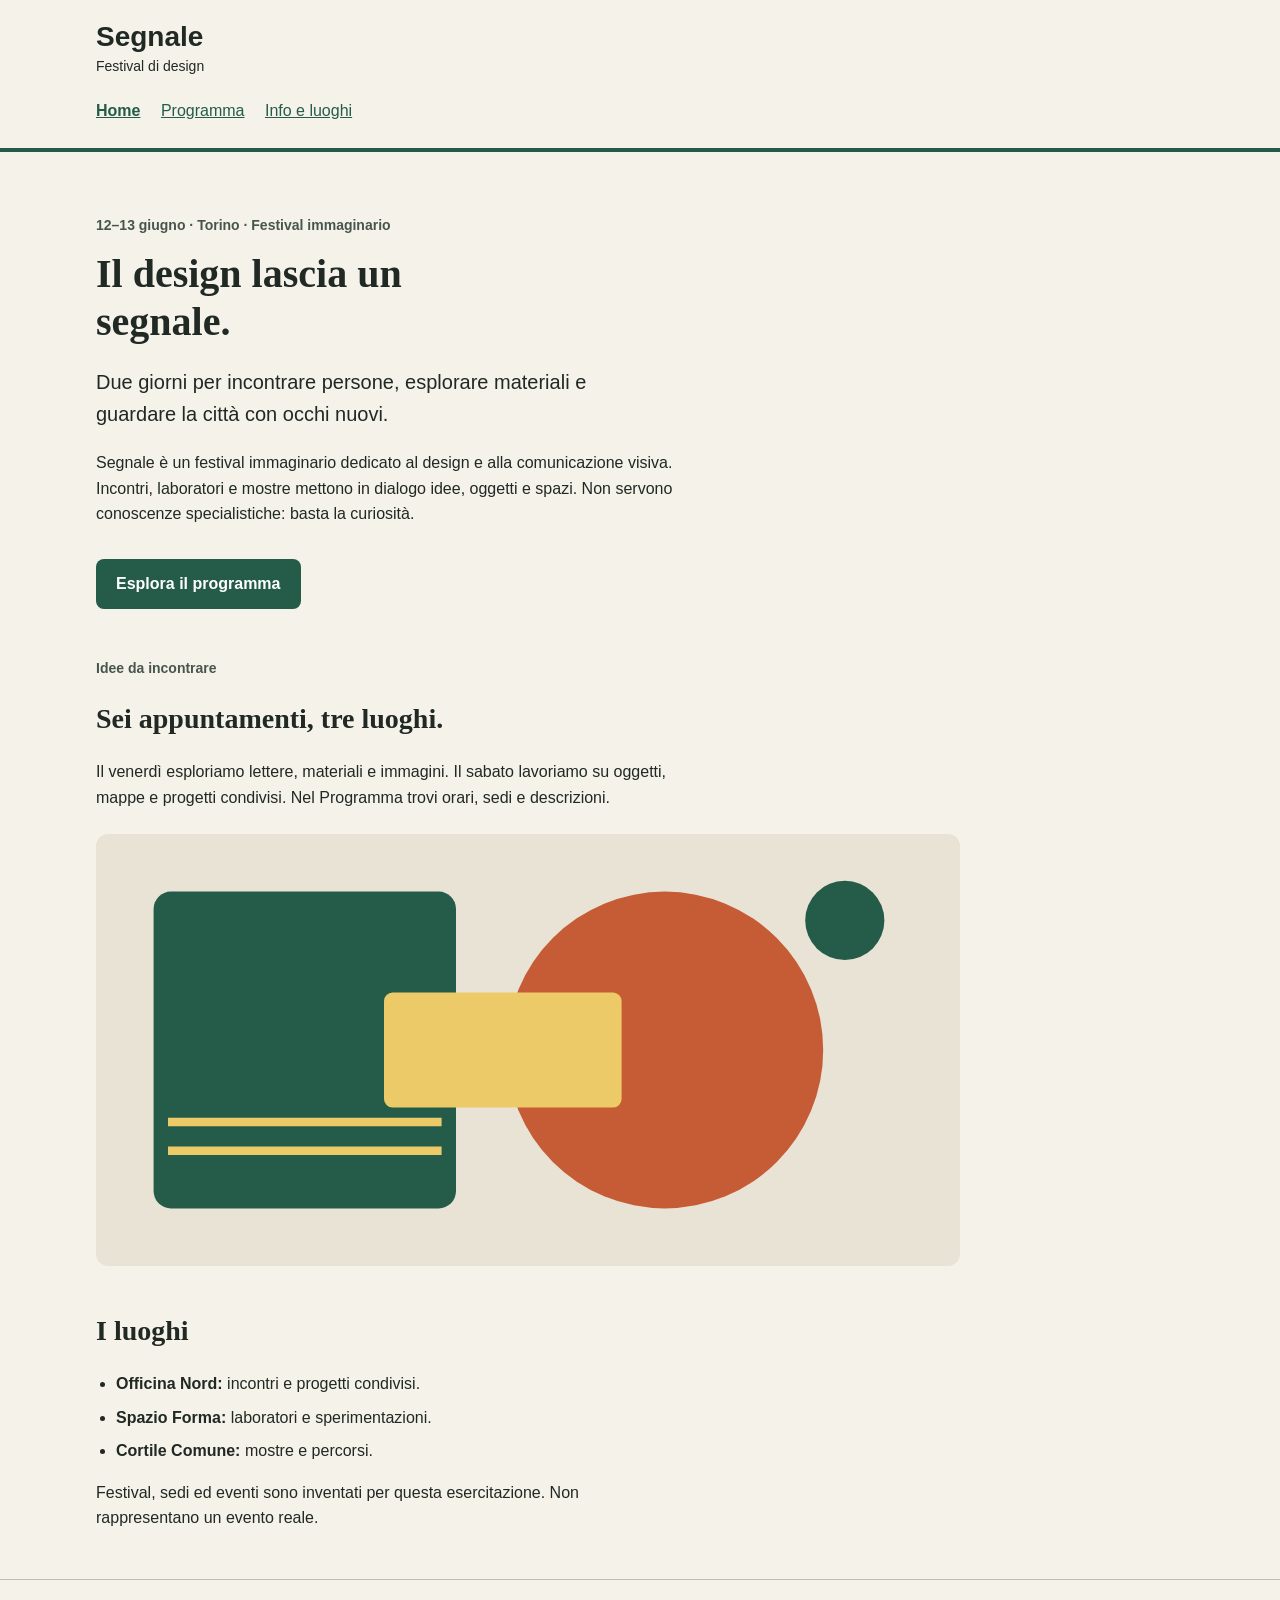
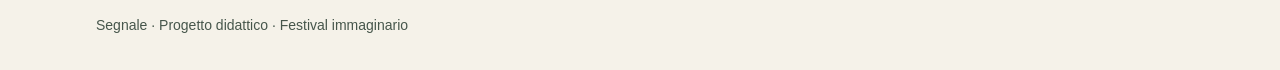
<file: index.html>
<!doctype html>
<html lang="it">
<head>
  <meta charset="utf-8">
  <meta name="viewport" content="width=device-width, initial-scale=1">
  <title>Segnale — Festival di design</title>
  <link rel="stylesheet" href="style.css">
</head>
<body>
  <a class="skip-link" href="#contenuto">Vai al contenuto</a>
  <header class="site-header">
    <div class="container">
      <a class="brand" href="index.html">Segnale<span>Festival di design</span></a>
      <nav aria-label="Navigazione principale">
        <a href="index.html" aria-current="page">Home</a>
        <a href="programma.html">Programma</a>
           <a href="info.html">Info e luoghi</a>
      </nav>
    </div>
  </header>

  <main id="contenuto" class="container">
    <section class="intro" aria-labelledby="titolo-home">
      <p class="eyebrow">12–13 giugno · Torino · Festival immaginario</p>
      <h1 id="titolo-home">Il design lascia un segnale.</h1>
      <p class="lead">Due giorni per incontrare persone, esplorare materiali e guardare la città con occhi nuovi.</p>
      <p class="reading-text">Segnale è un festival immaginario dedicato al design e alla comunicazione visiva. Incontri, laboratori e mostre mettono in dialogo idee, oggetti e spazi. Non servono conoscenze specialistiche: basta la curiosità.</p>

      <a class="button-link" href="programma.html">Esplora il programma</a>
    </section>

    <section class="content-section" aria-labelledby="titolo-festival">
      <p class="eyebrow">Idee da incontrare</p>
      <h2 id="titolo-festival">Sei appuntamenti, tre luoghi.</h2>
      <p class="reading-text">Il venerdì esploriamo lettere, materiali e immagini. Il sabato lavoriamo su oggetti, mappe e progetti condivisi. Nel Programma trovi orari, sedi e descrizioni.</p>
      <img class="festival-image" src="assets/festival.svg" alt="Composizione geometrica di cerchi e rettangoli nei colori del festival" width="1200" height="600">
    </section>

    <section class="content-section" aria-labelledby="titolo-luoghi">
      <h2 id="titolo-luoghi">I luoghi</h2>
      <ul class="venues">
        <li><strong>Officina Nord:</strong> incontri e progetti condivisi.</li>
        <li><strong>Spazio Forma:</strong> laboratori e sperimentazioni.</li>
        <li><strong>Cortile Comune:</strong> mostre e percorsi.</li>
      </ul>
      <p class="reading-text">Festival, sedi ed eventi sono inventati per questa esercitazione. Non rappresentano un evento reale.</p>
    </section>
  </main>

  <footer class="site-footer"><div class="container"><p>Segnale · Progetto didattico · Festival immaginario</p></div></footer>
</body>
</html>
</file>
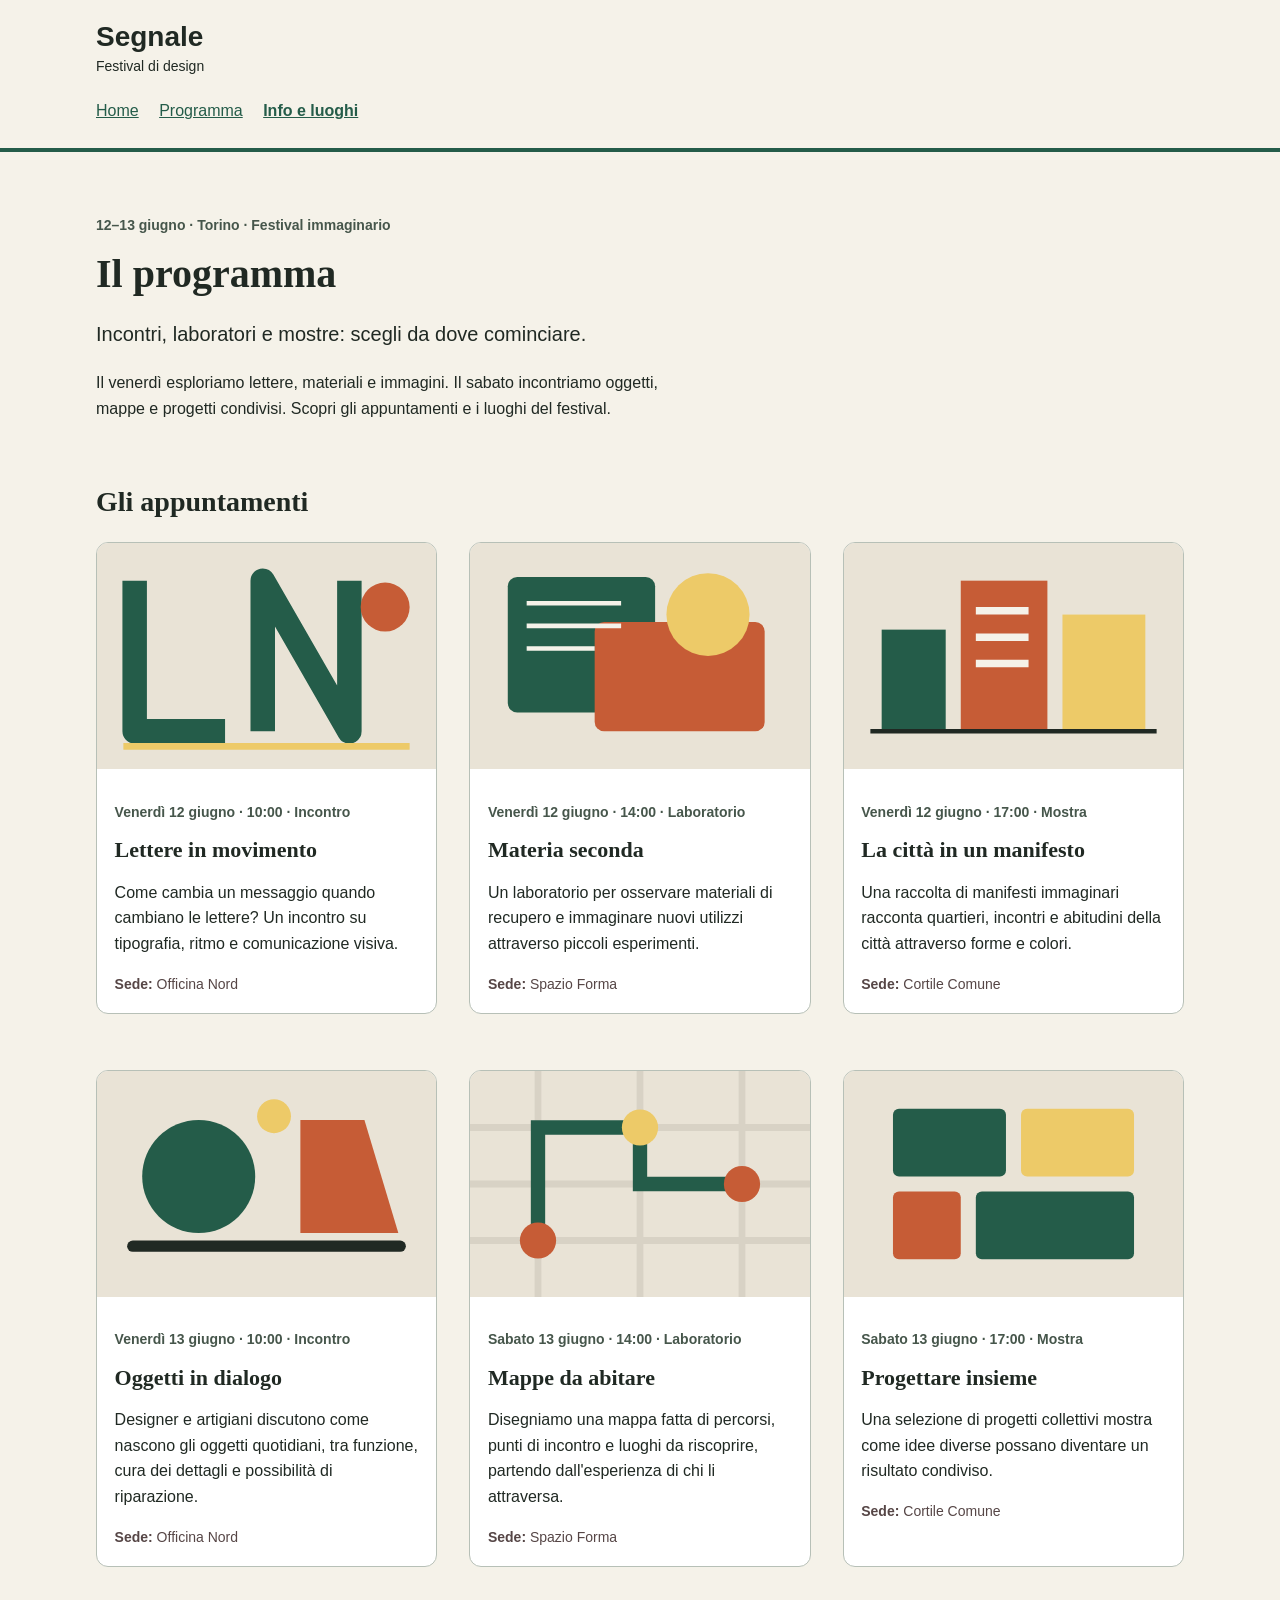
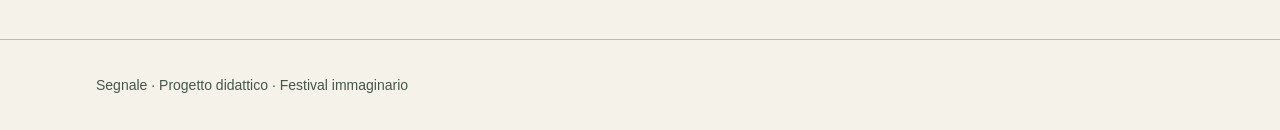
<file: programma.html>
<!doctype html>
<html lang="it">
<head>
  <meta charset="utf-8">
  <meta name="viewport" content="width=device-width, initial-scale=1">
  <title>Programma — Segnale</title>
  <link rel="stylesheet" href="style.css">
</head>
<body>
  <a class="skip-link" href="#contenuto">Vai al contenuto</a>
  <header class="site-header">
    <div class="container">
      <a class="brand" href="index.html">Segnale<span>Festival di design</span></a>
      <nav aria-label="Navigazione principale">
        <a href="index.html">Home</a>
        <a href="programma.html">Programma</a>
        <a href="info.html" aria-current="page">Info e luoghi</a>
      </nav>
    </div>
  </header>

  <main id="contenuto" class="container">
    <section class="intro" aria-labelledby="titolo-programma">
      <p class="eyebrow">12–13 giugno · Torino · Festival immaginario</p>
      <h1 id="titolo-programma">Il programma</h1>
      <p class="lead">Incontri, laboratori e mostre: scegli da dove cominciare.</p>
      <p class="reading-text">Il venerdì esploriamo lettere, materiali e immagini. Il sabato incontriamo oggetti, mappe e progetti condivisi. Scopri gli appuntamenti e i luoghi del festival.</p>
    </section>

    <section class="content-section" aria-labelledby="titolo-eventi">
      <h2 id="titolo-eventi">Gli appuntamenti</h2>
      <div class="event-grid">
        <article class="event-card">
          <img src="assets/lettere-in-movimento.svg" alt="Lettere geometriche disposte su una griglia" width="900" height="600">
          <div class="event-body">
            <p class="event-meta">Venerdì 12 giugno · 10:00 · Incontro</p>
            <h3>Lettere in movimento</h3>
            <p>Come cambia un messaggio quando cambiano le lettere? Un incontro su tipografia, ritmo e comunicazione visiva.</p>
            <p class="event-place"><strong>Sede:</strong> Officina Nord</p>
          </div>
        </article>
        
        <article class="event-card">
          <img src="assets/materia-seconda.svg" alt="Forme sovrapposte che richiamano campioni di materiali" width="900" height="600">
          <div class="event-body">
            <p class="event-meta">Venerdì 12 giugno · 14:00 · Laboratorio</p>
            <h3>Materia seconda</h3>
            <p>Un laboratorio per osservare materiali di recupero e immaginare nuovi utilizzi attraverso piccoli esperimenti.</p>
            <p class="event-place"><strong>Sede:</strong> Spazio Forma</p>
          </div>
        </article>

        <article class="event-card">
          <img src="assets/citta-manifesto.svg" alt="Rettangoli colorati compongono una città astratta." width="900" height="600">
          <div class="event-body">
            <p class="event-meta">Venerdì 12 giugno · 17:00 · Mostra</p>
            <h3>La città in un manifesto</h3>
            <p>Una raccolta di manifesti immaginari racconta quartieri, incontri e abitudini della città attraverso forme e colori.</p>
            <p class="event-place"><strong>Sede:</strong> Cortile Comune</p>
          </div>
        </article>

         <article class="event-card">
          <img src="assets/oggetti-dialogo.svg" alt="Due forme geometriche si fronteggiano sopra una linea comune." width="900" height="600">
          <div class="event-body">
            <p class="event-meta">Venerdì 13 giugno · 10:00 · Incontro</p>
            <h3>Oggetti in dialogo</h3>
            <p>Designer e artigiani discutono come nascono gli oggetti quotidiani, tra funzione, cura dei dettagli e possibilità di riparazione.</p>
            <p class="event-place"><strong>Sede:</strong> Officina Nord</p>
          </div>
        </article>
      
         <article class="event-card">
          <img src="assets/mappe-abitare.svg" alt="Un percorso collega tre punti su una mappa geometrica." width="900" height="600">
          <div class="event-body">
            <p class="event-meta">Sabato 13 giugno · 14:00 · Laboratorio</p>
            <h3>Mappe da abitare</h3>
            <p>Disegniamo una mappa fatta di percorsi, punti di incontro e luoghi da riscoprire, partendo dall'esperienza di chi li attraversa.</p>
            <p class="event-place"><strong>Sede:</strong> Spazio Forma</p>
          </div>
        </article>

         <article class="event-card">
          <img src="assets/progettare-insieme.svg" alt="Moduli di colori diversi si incastrano in una composizione comune." width="900" height="600">
          <div class="event-body">
            <p class="event-meta">Sabato 13 giugno · 17:00 · Mostra</p>
            <h3>Progettare insieme</h3>
            <p>Una selezione di progetti collettivi mostra come idee diverse possano diventare un risultato condiviso.</p>
            <p class="event-place"><strong>Sede:</strong> Cortile Comune</p>
          </div>
        </article>
        <!-- Aggiungere qui gli altri quattro eventi indicati in istruzioni/CONTENUTI-EVENTI.md. -->
      </div>
    </section>
  </main>

  <footer class="site-footer"><div class="container"><p>Segnale · Progetto didattico · Festival immaginario</p></div></footer>
</body>
</html>
</file>
<file: style.css>
:root {
  --colore-primario: #245c49;
  --colore-primario-scuro: #173f32;
  --colore-sfondo: #f5f2e9;
  --colore-testo: #202923;
  --font-testo: Arial, Helvetica, sans-serif;
  --font-titoli: Georgia, "Times New Roman", serif;
}

* {
  box-sizing: border-box;
}

body {
  margin: 0;
  background: var(--colore-sfondo);
  color: var(--colore-testo);
  font-family: var(--font-testo);
  font-size: 1rem;
  line-height: 1.6;
}

a {
  color: var(--colore-primario);
}

a:hover {
  text-decoration-thickness: 3px;
}

a:focus-visible {
  outline: 3px solid var(--colore-testo);
  outline-offset: 4px;
}

.container {
  width: 92%;
  max-width: 68rem;
  margin: 0 auto;
}

.site-header {
  padding: 1.25rem 0;
  border-bottom: 4px solid var(--colore-primario);
}

.brand {
  display: inline-block;
  color: var(--colore-testo);
  font-size: 1.75rem;
  font-weight: bold;
  line-height: 1.2;
  text-decoration: none;
}

.brand span {
  display: block;
  margin-top: 0.25rem;
  font-size: 0.875rem;
  font-weight: normal;
}

nav {
  margin-top: 1rem;
}

nav a {
  display: inline-block;
  margin-right: 1rem;
  padding: 0.25rem 0;
}

nav a[aria-current="page"] {
  font-weight: bold;
}

.intro {
  padding: 3rem 0 1rem;
}

.eyebrow,
.event-meta {
  color: #46564b;
  font-size: 0.875rem;
  font-weight: bold;
}

h1,
h2,
h3 {
  font-family: var(--font-titoli);
  line-height: 1.2;
}

h1 {
  max-width: 18ch;
  margin: 0.75rem 0 1.25rem;
  font-size: 2.5rem;
}

h2 {
  font-size: 1.75rem;
}

h3 {
  margin: 0.5rem 0 0.75rem;
  font-size: 1.375rem;
}

.lead {
  max-width: 48ch;
  font-size: 1.25rem;
}

.reading-text {
  max-width: 65ch;
}

.button-link {
  display: inline-block;
  margin-top: 1rem;
  padding: 0.75rem 1.25rem;
  border-radius: 0.5rem;
  background: var(--colore-primario);
  color: #ffffff;
  font-weight: bold;
  text-decoration: none;
}

.button-link:hover {
  background: var(--colore-primario-scuro);
}

.content-section {
  margin: 2rem 0 3rem;
}

.festival-image {
  display: block;
  width: 100%;
  max-width: 54rem;
  height: auto;
  margin-top: 1.5rem;
  border-radius: 0.75rem;
}

.venues {
  padding-left: 1.25rem;
}

.venues li {
  margin-bottom: 0.5rem;
}

.event-grid {
  display: grid;
  grid-template-columns: repeat(2, 1fr);
  gap: 2rem;
}


.event-card {
  margin-bottom: 1.5rem;
  overflow: hidden;
  border: 1px solid #b7c0b7;
  border-radius: 0.75rem;
  background: #ffffff;
}

.event-card img {
  display: block;
  width: 100%;
  height: auto;
}

.event-body {
  padding: 1.25rem;
}

.event-body p:last-child {
  margin-bottom: 0;
}

.event-place {
  color: #564646;
  font-size: 0.875rem;
}

.site-footer {
  padding: 1.25rem 0;
  border-top: 1px solid #b7c0b7;
  color: #46564b;
  font-size: 0.875rem;
}

.skip-link {
  position: absolute;
  top: -6rem;
  left: 1rem;
  padding: 0.75rem 1rem;
  background: #ffffff;
  color: var(--colore-testo);
}

.skip-link:focus {
  top: 1rem;
}

@media (max-width: 599px) {
  .event-grid {
    grid-template-columns: 1fr;
  }
}

@media (min-width: 1024px) {
  .event-grid {
    grid-template-columns: repeat(3, minmax(0, 1fr));
  }
}

  h1 {
    font-size: clamp(2rem, 9vw, 2.5rem);
  }

  .event-body,
  .venue-card {
    padding: 1.1rem;
  }

  /* Slider fotografico delle sedi: Swiper 14.4.0 */
.venue-slider {
  width: 100%;
  max-width: 58rem;
  margin-top: 1.5rem;
}

.venue-swiper {
  width: 100%;
  overflow: hidden;
  border: 1px solid #b7c0b7;
  border-radius: 0.75rem;
  background: #ffffff;
}

.venue-slide {
  min-width: 0;
  margin: 0;
  background: #ffffff;
}

.venue-slide img {
  display: block;
  width: 100%;
  aspect-ratio: 16 / 9;
  object-fit: cover;
}

.venue-slide figcaption {
  padding: 1.25rem 1.5rem 1.5rem;
}

.venue-slide figcaption h3 {
  margin-top: 0;
}

.venue-slide figcaption p {
  max-width: 65ch;
  margin-bottom: 0;
}

.venue-controls {
  display: flex;
  align-items: center;
  justify-content: space-between;
  gap: 1rem;
  margin-top: 1rem;
}

.venue-button {
  min-height: 2.75rem;
  padding: 0.65rem 1rem;
  border: 0;
  border-radius: 0.5rem;
  background: var(--colore-primario);
  color: #ffffff;
  font: inherit;
  font-weight: bold;
  cursor: pointer;
}

.venue-button:hover {
  background: var(--colore-primario-scuro);
}

.venue-button:focus-visible {
  outline: 3px solid var(--colore-testo);
  outline-offset: 3px;
}

.venue-button:disabled {
  opacity: 0.45;
  cursor: not-allowed;
}

.venue-counter {
  margin: 0;
  color: var(--colore-testo);
  font-size: 0.9rem;
  font-weight: bold;
  white-space: nowrap;
}

@media (max-width: 480px) {
  .venue-slide figcaption {
    padding: 1rem;
  }

  .venue-controls {
    gap: 0.5rem;
  }

  .venue-button {
    padding: 0.6rem 0.75rem;
    font-size: 0.9rem;
  }
}

/* Mappa uMap e indirizzi delle sedi. */
.map-embed {
  position: relative;
  width: 100%;
  height: clamp(320px, 55vw, 520px);
  overflow: hidden;
  border: 1px solid #b7c0b7;
  border-radius: 0.75rem;
  background: #ffffff;
}

.map-embed iframe {
  display: block;
  width: 100%;
  height: 100%;
  border: 0;
}

.map-fullscreen {
  margin-top: 0.75rem;
}

.address-grid {
  display: grid;
  grid-template-columns: repeat(3, minmax(0, 1fr));
  gap: 1.25rem;
}

.address-card {
  min-width: 0;
  padding: 1.25rem;
  border: 1px solid #b7c0b7;
  border-radius: 0.75rem;
  background: #ffffff;
}

.address-card h3 {
  margin-top: 0;
}

.address-card a,
.photo-credits a {
  overflow-wrap: anywhere;
}

.photo-credits ul {
  padding-left: 1.25rem;
}

.photo-credits li {
  margin-bottom: 0.5rem;
}

@media (max-width: 767px) {
  .address-grid {
    grid-template-columns: minmax(0, 1fr);
  }

  .map-embed {
    height: 360px;
  }
}

@media (min-width: 768px) and (max-width: 1023px) {
  .address-grid {
    grid-template-columns: repeat(2, minmax(0, 1fr));
  }
}
</file>
